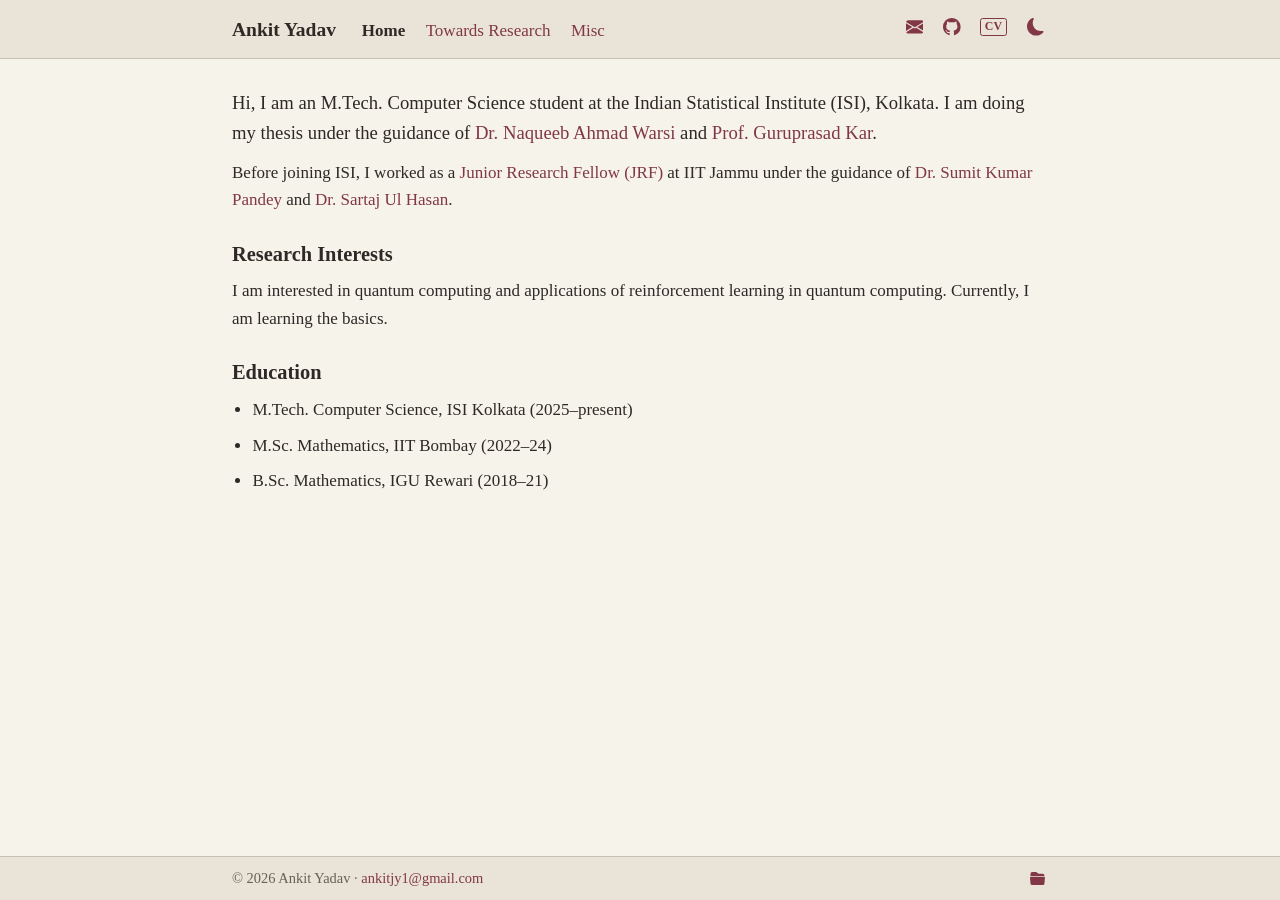
<file: index.html>
<!DOCTYPE html>
<html lang="en">
<head>
  <meta charset="UTF-8">
  <meta name="viewport" content="width=device-width, initial-scale=1.0">
  <meta name="theme-color" content="#eae4d8" media="(prefers-color-scheme: light)">
  <meta name="theme-color" content="#242220" media="(prefers-color-scheme: dark)">
  <meta name="description" content="Ankit Yadav — M.Tech. CS student at ISI Kolkata. Research interests: quantum computing and reinforcement learning.">
  <title>Ankit Yadav</title>
  <link rel="canonical" href="https://ankitjy.github.io/">
  <meta property="og:type" content="website">
  <meta property="og:site_name" content="Ankit Yadav">
  <meta property="og:title" content="Ankit Yadav">
  <meta property="og:description" content="Ankit Yadav — M.Tech. CS student at ISI Kolkata. Research interests: quantum computing and reinforcement learning.">
  <meta property="og:url" content="https://ankitjy.github.io/">
  <meta name="twitter:card" content="summary">
  <meta name="twitter:title" content="Ankit Yadav">
  <meta name="twitter:description" content="Ankit Yadav — M.Tech. CS student at ISI Kolkata. Research interests: quantum computing and reinforcement learning.">

  <link rel="icon" type="image/svg+xml" href="data/favicon.svg">
  <link rel="icon" type="image/png" href="data/favicon.png">
  <link rel="apple-touch-icon" href="data/apple-touch-icon.png">

  <script src="js/theme-init.js"></script>

  <link rel="stylesheet" href="css/themes.css">
  <link rel="stylesheet" href="css/base.css">
  <link rel="stylesheet" href="css/components.css">
  <link rel="stylesheet" href="css/responsive.css">
</head>
<body>

  <div id="site-header"></div>

  <main>
    <p class="lead">
      Hi, I am an M.Tech. Computer Science student at the Indian Statistical
      Institute (ISI), Kolkata. I am doing my thesis under the guidance of
      <a href="https://naqueebwarsi.github.io/" target="_blank" rel="noopener noreferrer">Dr. Naqueeb Ahmad Warsi</a> and
      <a href="https://www.isical.ac.in/~pamu/member/guruprasad-kar/" target="_blank" rel="noopener noreferrer">Prof. Guruprasad Kar</a>.
    </p>
    <p>
      Before joining ISI, I worked as a
      <a href="towards-research.html#research">Junior Research Fellow (JRF)</a>
      at IIT Jammu under the guidance of
      <a href="https://iitjammu.ac.in/faculty/~sumitkpandey" target="_blank" rel="noopener noreferrer">Dr. Sumit Kumar Pandey</a> and
      <a href="https://sites.google.com/site/sartajulhasan/" target="_blank" rel="noopener noreferrer">Dr. Sartaj Ul Hasan</a>.
    </p>

    <section>
      <h2>Research Interests</h2>
      <p>I am interested in quantum computing and applications of reinforcement learning in quantum computing. Currently, I am learning the basics.</p>
    </section>

    <section>
      <h2>Education</h2>
      <ul class="plain">
        <li>M.Tech. Computer Science, ISI Kolkata (2025–present)</li>
        <li>M.Sc. Mathematics, IIT Bombay (2022–24)</li>
        <li>B.Sc. Mathematics, IGU Rewari (2018–21)</li>
      </ul>
    </section>
  </main>

  <div id="site-footer"></div>

  <script src="js/components.js"></script>
  <script src="js/theme.js"></script>
</body>
</html>
</file>
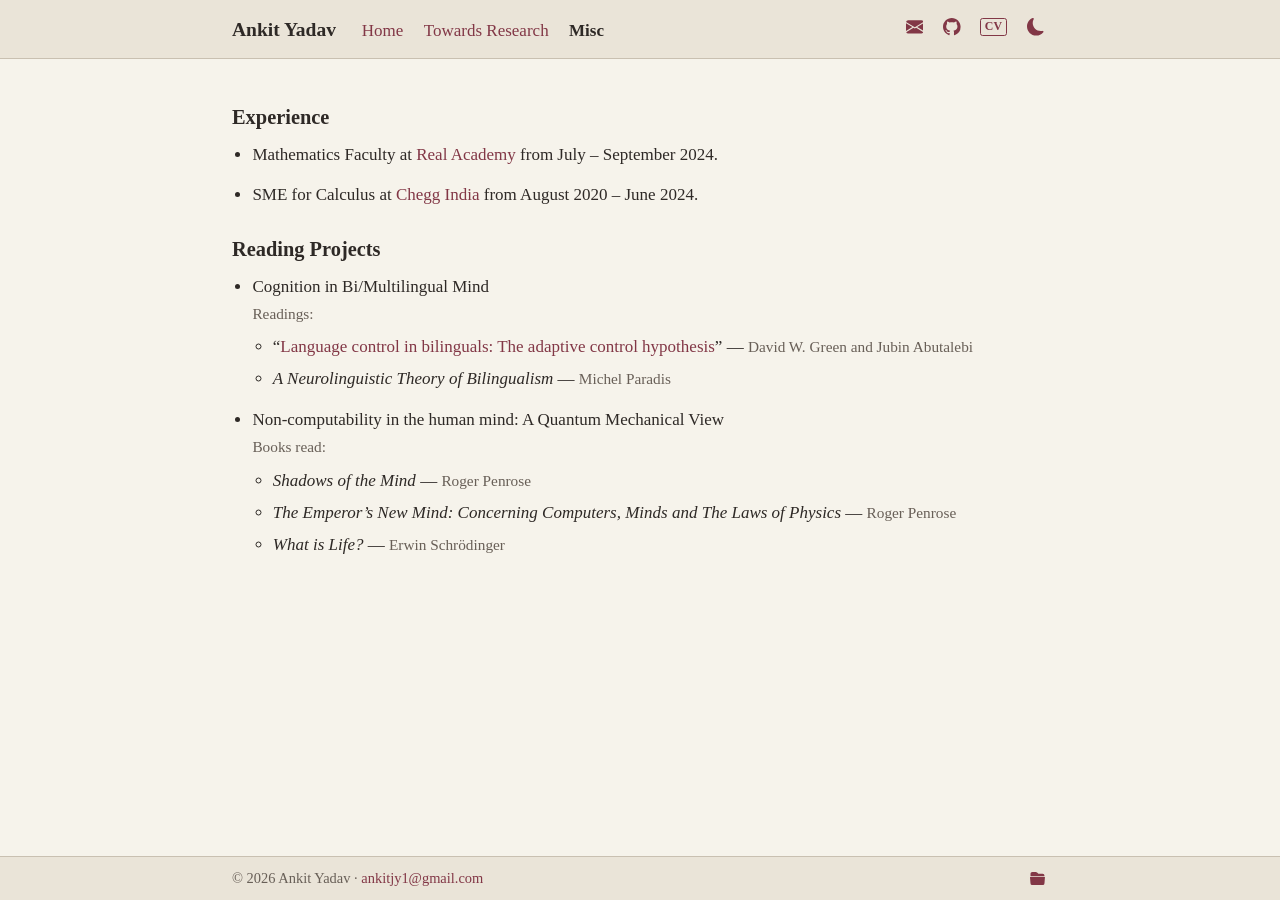
<file: misc.html>
<!DOCTYPE html>
<html lang="en">
<head>
  <meta charset="UTF-8">
  <meta name="viewport" content="width=device-width, initial-scale=1.0">
  <meta name="theme-color" content="#eae4d8" media="(prefers-color-scheme: light)">
  <meta name="theme-color" content="#242220" media="(prefers-color-scheme: dark)">
  <meta name="description" content="Experience and independent reading projects by Ankit Yadav.">
  <title>Misc — Ankit Yadav</title>
  <link rel="canonical" href="https://ankitjy.github.io/misc.html">
  <meta property="og:type" content="website">
  <meta property="og:site_name" content="Ankit Yadav">
  <meta property="og:title" content="Misc — Ankit Yadav">
  <meta property="og:description" content="Experience and independent reading projects by Ankit Yadav.">
  <meta property="og:url" content="https://ankitjy.github.io/misc.html">
  <meta name="twitter:card" content="summary">
  <meta name="twitter:title" content="Misc — Ankit Yadav">
  <meta name="twitter:description" content="Experience and independent reading projects by Ankit Yadav.">

  <link rel="icon" type="image/svg+xml" href="data/favicon.svg">
  <link rel="icon" type="image/png" href="data/favicon.png">
  <link rel="apple-touch-icon" href="data/apple-touch-icon.png">

  <script src="js/theme-init.js"></script>

  <link rel="stylesheet" href="css/themes.css">
  <link rel="stylesheet" href="css/base.css">
  <link rel="stylesheet" href="css/components.css">
  <link rel="stylesheet" href="css/responsive.css">
</head>
<body>

  <div id="site-header"></div>

  <main>
    <section>
      <h2>Experience</h2>
      <ul class="plain entry-list">
        <li>Mathematics Faculty at <a href="https://www.realacademy.org.in/" target="_blank" rel="noopener noreferrer">Real Academy</a> from July – September 2024.</li>
        <li>SME for Calculus at <a href="https://www.cheggindia.com/about-us/" target="_blank" rel="noopener noreferrer">Chegg India</a> from August 2020 – June 2024.</li>
      </ul>
    </section>

    <section>
      <h2>Reading Projects</h2>
      <ul class="plain entry-list">
        <li>
          Cognition in Bi/Multilingual Mind<br>
          <span class="detail">Readings:</span>
          <ul class="sub-list">
            <li>&ldquo;<a href="https://pmc.ncbi.nlm.nih.gov/articles/PMC4095950/" target="_blank" rel="noopener noreferrer">Language control in bilinguals: The adaptive control hypothesis</a>&rdquo; — <span class="detail">David W. Green and Jubin Abutalebi</span></li>
            <li><cite>A Neurolinguistic Theory of Bilingualism</cite> — <span class="detail">Michel Paradis</span></li>
          </ul>
        </li>
        <li>
          Non-computability in the human mind: A Quantum Mechanical View<br>
          <span class="detail">Books read:</span>
          <ul class="sub-list">
            <li><cite>Shadows of the Mind</cite> — <span class="detail">Roger Penrose</span></li>
            <li><cite>The Emperor&rsquo;s New Mind: Concerning Computers, Minds and The Laws of Physics</cite> — <span class="detail">Roger Penrose</span></li>
            <li><cite>What is Life?</cite> — <span class="detail">Erwin Schrödinger</span></li>
          </ul>
        </li>
      </ul>
    </section>
  </main>

  <div id="site-footer"></div>

  <script src="js/components.js"></script>
  <script src="js/theme.js"></script>
</body>
</html>
</file>
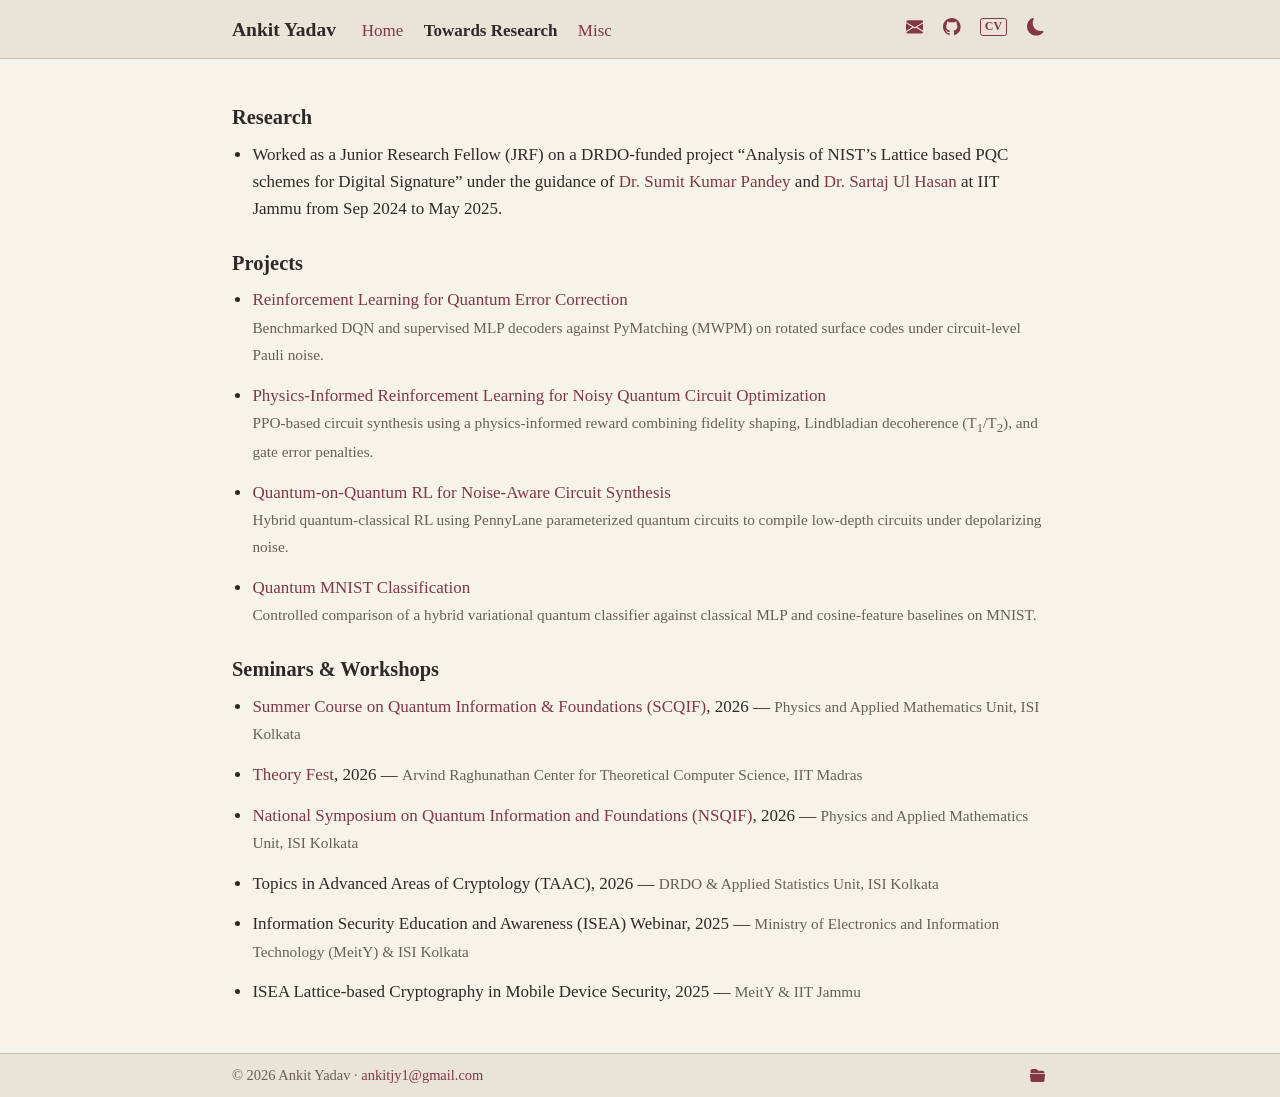
<file: towards-research.html>
<!DOCTYPE html>
<html lang="en">
<head>
  <meta charset="UTF-8">
  <meta name="viewport" content="width=device-width, initial-scale=1.0">
  <meta name="theme-color" content="#eae4d8" media="(prefers-color-scheme: light)">
  <meta name="theme-color" content="#242220" media="(prefers-color-scheme: dark)">
  <meta name="description" content="Research experience, projects, and seminars by Ankit Yadav.">
  <title>Towards Research — Ankit Yadav</title>
  <link rel="canonical" href="https://ankitjy.github.io/towards-research.html">
  <meta property="og:type" content="website">
  <meta property="og:site_name" content="Ankit Yadav">
  <meta property="og:title" content="Towards Research — Ankit Yadav">
  <meta property="og:description" content="Research experience, projects, and seminars by Ankit Yadav.">
  <meta property="og:url" content="https://ankitjy.github.io/towards-research.html">
  <meta name="twitter:card" content="summary">
  <meta name="twitter:title" content="Towards Research — Ankit Yadav">
  <meta name="twitter:description" content="Research experience, projects, and seminars by Ankit Yadav.">

  <link rel="icon" type="image/svg+xml" href="data/favicon.svg">
  <link rel="icon" type="image/png" href="data/favicon.png">
  <link rel="apple-touch-icon" href="data/apple-touch-icon.png">

  <script src="js/theme-init.js"></script>

  <link rel="stylesheet" href="css/themes.css">
  <link rel="stylesheet" href="css/base.css">
  <link rel="stylesheet" href="css/components.css">
  <link rel="stylesheet" href="css/responsive.css">
</head>
<body>

  <div id="site-header"></div>

  <main>
    <section id="research">
      <h2>Research</h2>
      <ul class="plain entry-list">
        <li>
          Worked as a Junior Research Fellow (JRF) on a DRDO-funded project &ldquo;Analysis of NIST’s Lattice based PQC schemes for Digital Signature&rdquo; under the guidance of
	<a href="https://iitjammu.ac.in/faculty/~sumitkpandey" target="_blank" rel="noopener noreferrer">Dr. Sumit Kumar Pandey</a> and 
          <a href="https://sites.google.com/site/sartajulhasan/" target="_blank" rel="noopener noreferrer">Dr. Sartaj Ul Hasan</a> at IIT Jammu from Sep 2024 to May 2025.
        </li>
      </ul>
    </section>

    <section id="projects">
      <h2>Projects</h2>
      <ul class="plain entry-list">
        <li>
          <a href="https://github.com/ankitjy/Reinforcement-Learning-based-Quantum-Error-Correction" target="_blank" rel="noopener noreferrer">Reinforcement Learning for Quantum Error Correction</a><br>
          <span class="detail">Benchmarked DQN and supervised MLP decoders against PyMatching (MWPM) on rotated surface codes under circuit-level Pauli noise.</span>
        </li>
        <li>
          <a href="https://github.com/ankitjy/physics-informed-reward-RL" target="_blank" rel="noopener noreferrer">Physics-Informed Reinforcement Learning for Noisy Quantum Circuit Optimization</a><br>
          <span class="detail">PPO-based circuit synthesis using a physics-informed reward combining fidelity shaping, Lindbladian decoherence (T<sub>1</sub>/T<sub>2</sub>), and gate error penalties.</span>
        </li>
        <li>
          <a href="https://github.com/ankitjy/qoq-synthesizer" target="_blank" rel="noopener noreferrer">Quantum-on-Quantum RL for Noise-Aware Circuit Synthesis</a><br>
          <span class="detail">Hybrid quantum-classical RL using PennyLane parameterized quantum circuits to compile low-depth circuits under depolarizing noise.</span>
        </li>
        <li>
          <a href="https://github.com/ankitjy/quantum_mnist_project" target="_blank" rel="noopener noreferrer">Quantum MNIST Classification</a><br>
          <span class="detail">Controlled comparison of a hybrid variational quantum classifier against classical MLP and cosine-feature baselines on MNIST.</span>
        </li>
      </ul>
    </section>

    <section>
      <h2>Seminars &amp; Workshops</h2>
      <ul class="plain entry-list">
        <li>
          <a href="https://sites.google.com/view/scqif26/home" target="_blank" rel="noopener noreferrer">Summer Course on Quantum Information &amp; Foundations (SCQIF)</a>, 2026 —
          <span class="detail">Physics and Applied Mathematics Unit, ISI Kolkata</span>
        </li>
        <li>
          <a href="https://artcs.iitm.ac.in/event/theory-fest" target="_blank" rel="noopener noreferrer">Theory Fest</a>, 2026 —
          <span class="detail">Arvind Raghunathan Center for Theoretical Computer Science, IIT Madras</span>
        </li>
        <li>
          <a href="https://sites.google.com/view/nsqif2026" target="_blank" rel="noopener noreferrer">National Symposium on Quantum Information and Foundations (NSQIF)</a>, 2026 —
          <span class="detail">Physics and Applied Mathematics Unit, ISI Kolkata</span>
        </li>
        <li>
          Topics in Advanced Areas of Cryptology (TAAC), 2026 —
          <span class="detail">DRDO &amp; Applied Statistics Unit, ISI Kolkata</span>
        </li>
        <li>
          Information Security Education and Awareness (ISEA) Webinar, 2025 —
          <span class="detail">Ministry of Electronics and Information Technology (MeitY) &amp; ISI Kolkata</span>
        </li>
        <li>
          ISEA Lattice-based Cryptography in Mobile Device Security, 2025 —
          <span class="detail">MeitY &amp; IIT Jammu</span>
        </li>
      </ul>
    </section>
  </main>

  <div id="site-footer"></div>

  <script src="js/components.js"></script>
  <script src="js/theme.js"></script>
</body>
</html>
</file>
<file: css/themes.css>
:root,
:root[data-theme="light"] {
  color-scheme: light;
  --bg:      #f6f3eb;
  --bar:     #eae4d8;
  --text:    #2e2926;
  --accent:  #823746;
  --visited: #5e4256;
  --border:  #c9c0b1;
  --muted:   #685f57;
}

:root[data-theme="dark"] {
  color-scheme: dark;
  --bg:      #1a1918;
  --bar:     #242220;
  --text:    #e6e2da;
  --accent:  #d48794;
  --visited: #b48da5;
  --border:  #3e3a36;
  --muted:   #b5ada4;
}
</file>
<file: css/base.css>
* { box-sizing: border-box; }

html { font-size: 17px; }

body {
  margin: 0;
  min-height: 100vh;
  display: flex;
  flex-direction: column;
  font-family: Georgia, "Times New Roman", serif;
  line-height: 1.6;
  color: var(--text);
  background: var(--bg);
}

main {
  flex: 1;
  width: 100%;
  padding: 1em max(4vw, calc((100% - 48rem) / 2)) 2em;
}

h1, h2, h3 { line-height: 1.25; }
h1 { font-size: 1.9em; margin: 1em 0 0.3em; }
h2 { font-size: 1.2em; margin: 1.4em 0 0.4em; }
h3 { font-size: 1.05em; margin: 1.2em 0 0.3em; }
p  { margin: 0.6em 0; }
.lead { font-size: 1.1em; }

a         { color: var(--accent); text-decoration: none; }
a:visited { color: var(--visited); }
main a:hover,
main a:focus-visible { text-decoration: underline; text-underline-offset: 0.15em; }
</file>
<file: css/components.css>
.site-header {
  display: flex;
  flex-wrap: wrap;
  align-items: baseline;
  gap: 0.4em 0.6em;
  padding: 0.8em max(4vw, calc((100% - 48rem) / 2));
  background: var(--bar);
  border-bottom: 1px solid var(--border);
}
.site-title { font-size: 1.15em; font-weight: bold; margin-right: 0.8em; }
.site-title a { color: var(--text); text-decoration: none; }
.site-nav {
  flex: 1 0 auto;
  display: flex;
  flex-wrap: wrap;
  gap: 0.2em 1.2em;
}
.site-nav a,
.site-nav a:visited {
  color: var(--accent);
  text-decoration: none;
}
.site-nav a:hover,
.site-nav a:focus-visible {
  color: var(--text);
}
.site-nav a[aria-current="page"] {
  color: var(--text);
  font-weight: bold;
}
.site-actions {
  display: flex;
  gap: 0.7em;
  align-items: center;
}

.theme-toggle,
.resume-btn {
  font: inherit;
  font-size: 0.9em;
  line-height: 1;
  text-decoration: none;
  display: inline-flex;
  align-items: center;
  justify-content: center;
  color: var(--accent);
  background: transparent;
  border: none;
  padding: 0.2em 0.25em;
  cursor: pointer;
}
.theme-toggle:hover,
.theme-toggle:focus-visible,
.resume-btn:hover,
.resume-btn:focus-visible {
  color: var(--text);
  background: transparent;
  text-decoration: none;
}
.resume-btn:visited {
  color: var(--accent);
}
.resume-btn:visited:hover,
.resume-btn:visited:focus-visible {
  color: var(--text);
}
.btn-icon {
  width: 1.15em;
  height: 1.15em;
  display: block;
}
.cv-badge {
  display: inline-flex;
  align-items: center;
  justify-content: center;
  height: 1.035rem;
  padding: 0 0.3em;
  border: 1.5px solid currentColor;
  border-radius: 0.22em;
  font-size: 0.7rem;
  font-weight: bold;
  line-height: 1;
  letter-spacing: 0.03em;
}

.plain { padding-left: 1.2em; margin: 0.6em 0; }
.plain > li { margin-bottom: 0.5em; }
.entry-list > li { margin-bottom: 0.8em; }
.sub-list { padding-left: 1.2em; margin: 0.35em 0 0; }
.sub-list > li { margin-bottom: 0.3em; }
.sub-list > li:last-child { margin-bottom: 0; }
.detail { font-size: 0.9em; color: var(--muted); }

.site-footer {
  display: flex;
  justify-content: space-between;
  align-items: center;
  gap: 0.6em;
  padding: 0.7em max(4vw, calc((100% - 48rem) / 2));
  background: var(--bar);
  border-top: 1px solid var(--border);
  font-size: 0.85em;
  color: var(--muted);
}
</file>
<file: css/responsive.css>
@media (max-width: 42em) {
  html { font-size: 16px; }
  .site-title { margin-right: auto; }
  .site-nav { flex-basis: 100%; order: 3; }
}

@media print {
  .site-header, .site-footer { display: none; }
  body { color: #000; background: #fff; }
  .detail { color: #444; }
  a, a:visited { color: #000; }
}
</file>
